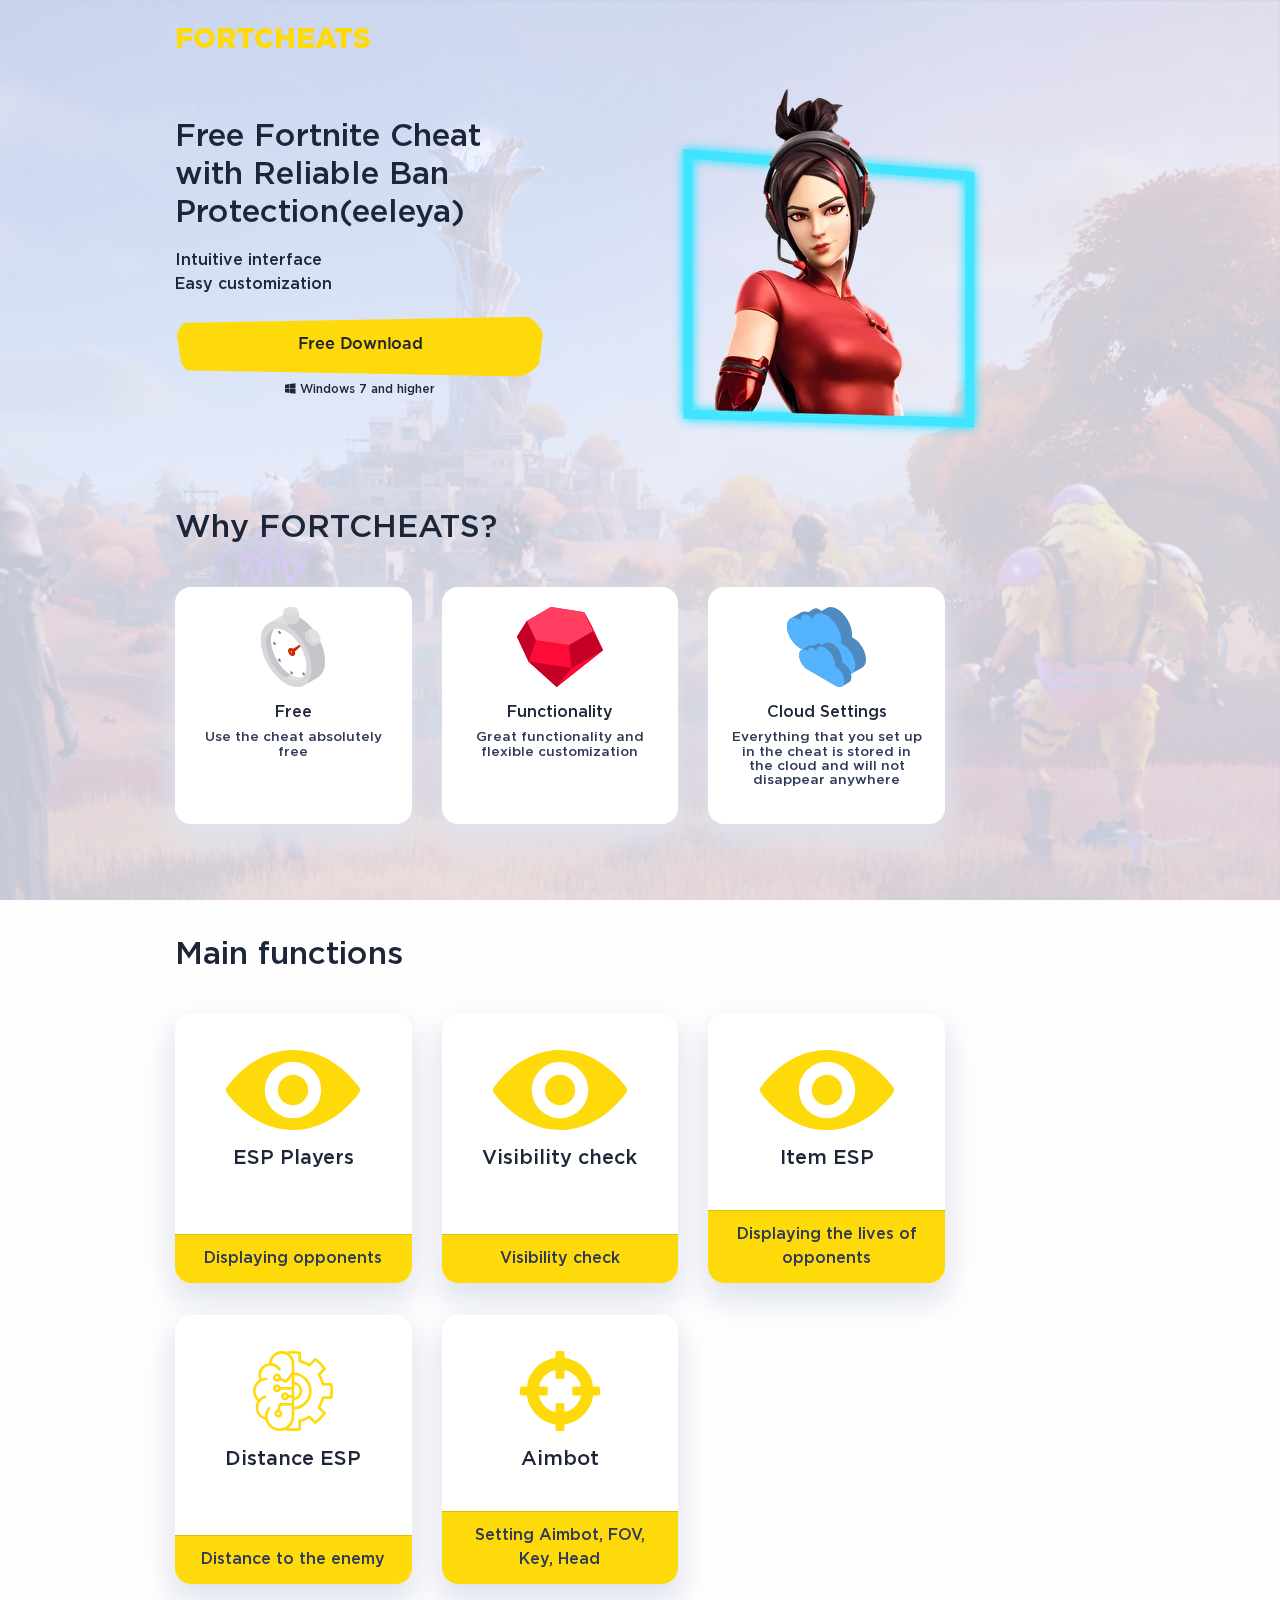
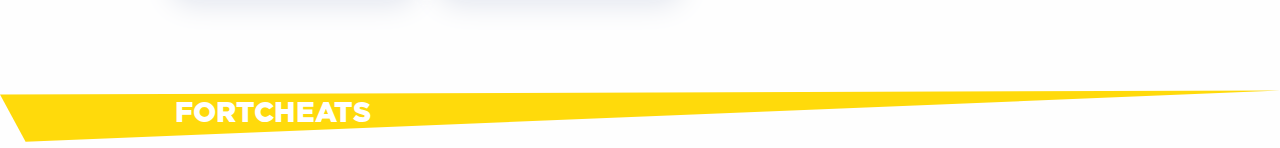
<file: index.htm>
﻿<!DOCTYPE html>
<html lang="ru">
<head>
    <meta charset="utf-8">
    <meta http-equiv="X-UA-Compatible" content="IE=edge">
    <meta name="viewport" content="width=device-width, initial-scale=1.0">
    <title>Private cheat for &raquo; Fortnite</title>

    <link rel="apple-touch-icon" sizes="180x180" href="https://static-assets-prod.epicgames.com/fortnite/static/favicon.ico">
    <link rel="icon" type="image/ico" sizes="32x32" href="https://static-assets-prod.epicgames.com/fortnite/static/favicon.ico">
    <link rel="icon" type="image/ico" sizes="16x16" href="https://static-assets-prod.epicgames.com/fortnite/static/favicon.ico">
    <link rel="shortcut icon" href="https://static-assets-prod.epicgames.com/fortnite/static/favicon.ico">
    <meta name="apple-mobile-web-app-title" content="FORTCHEATS.FUN">
    <meta name="application-name" content="FORTCHEATS.FUN">
    <meta name="theme-color" content="#ffffff">

    <meta name="author" content="FORTCHEATS.FUN">
     <meta name="robots" content="index,follow">
  <meta name="description" content="Download free cheats for fortnight 2021 with built-in functionality BX, Aimbot, ESP, etc. Our fortnite cheat is constantly updated, which makes the software always Undetected for users.">
  <meta name="keywords" content="cheat fortnight, cheats for fortnight 2021, fortnite cheats, download cheats fortnight, download free cheat fortnight, private cheats fortnight, fortnight wx">
	  <link rel="stylesheet" href="css\style.css">
   
</head>
<body>

   
<header class="container navbar navbar-expand flex-column flex-md-row pt-4 pb-2 pb-md-4">
    <h5 class="my-0 text-center text-md-left mr-md-auto"><a href="index.htm" class="brand">FORTCHEATS</a></h5>
   
</header>
    <div class="container container-main">
        <div class="jumbotron-fluid mb-4">
            <div class="row align-items-center justify-content-center">
                <div class="col-md-5">
                   <h1> Free Fortnite Cheat with Reliable Ban Protection(eeleya) </h1>
                     <ul class="my-3 p-0" style="list-style-type: none;">
                         <li> Intuitive interface </li>
                         <li> Easy customization </li>
                     </ul>

                    <div class="row">
                        <div class="col-md-12 col-lg-12 col-xl-12 text-center">
                          <a href="setup.rar" class="btn btn_dowl w-100"> Free Download </a>
                             <span> <i class="fab fa-windows"> </i> Windows 7 and higher </span>
                        </div>
                    </div>
                </div>
                <div class="col-md-7 d-none d-md-block">
                    <img class="img-fluid" src="img\hbanner.webp" alt="">
                </div>
            </div>
        </div>
        <div class="jumbotron-fluid py-5 advantages">
            <h2 class="mb-4">Why FORTCHEATS?</h2>
            <div class="row text-center">
                <div class="col-md-10">
                    <div class="row">
                        <div class="col-md-4 my-3">
                            <div class="card card-freeqn">
                                <div class="card-body">
                                    <img src="img\icons\stopwatch.svg" class="mb-3 img-fluid">
                                   <h3> Free </h3>
                                     <p> Use the cheat absolutely free </p>
                                </div>
                            </div>
                        </div>
                        <div class="col-md-4 my-3">
                            <div class="card card-freeqn">
                                <div class="card-body">
                                    <img src="img\icons\diamond.svg" class="mb-3 img-fluid">
                                  <h3> Functionality </h3>
                                     <p> Great functionality and flexible customization </p>
                                </div>
                            </div>
                        </div>
                       
                        <div class="col-md-4 my-3">
                            <div class="card card-freeqn">
                                <div class="card-body">
                                    <img src="img\icons\clouds.svg" class="mb-3 img-fluid">
                                   <h3> Cloud Settings </h3>
                                     <p> Everything that you set up in the cheat is stored in the cloud and will not disappear anywhere </p>
                                </div>
                            </div>
                        </div>
                    </div>
                </div>
            </div>
        </div>
        <div class="jumbotron-fluid py-5 advantages">
            <h2 class="mb-4">Main functions</h2>
            <div class="row text-center">
                <div class="col-md-10">
                    <div class="row">
                        <div class="col-md-4 my-3">
                            <div class="card card-freeqn card-freeqn-grey card-freeqn-2x">
                                <div class="card-body">
                                    <img src="img\icons\features\wallhack.svg" class="mb-3 img-fluid">
                                    <h3>ESP Players</h3>
                                </div>
                                <div class="card-footer" data-toggle="modal" data-target="#legitbot_description">
                                    Displaying opponents
                                </div>
                            </div>
                        </div>
                        <div class="col-md-4 my-3">
                            <div class="card card-freeqn card-freeqn-grey card-freeqn-2x">
                                <div class="card-body">
                                    <img src="img\icons\features\wallhack.svg" class="mb-3 img-fluid">
                                    <h3>Visibility check</h3>
                                </div>
                                <div class="card-footer" data-toggle="modal" data-target="#ragebot_description">
                                  Visibility check
                                </div>
                            </div>
                        </div>
						 <div class="col-md-4 my-3">
                            <div class="card card-freeqn card-freeqn-grey card-freeqn-2x">
                                <div class="card-body">
                                    <img src="img\icons\features\wallhack.svg" class="mb-3 img-fluid">
                                    <h3>Item ESP</h3>
                                </div>
                                <div class="card-footer" data-toggle="modal" data-target="#wh_description">
                                   Displaying the lives of opponents
                                </div>
                            </div>
                        </div>
                        <div class="col-md-4 my-3">
                            <div class="card card-freeqn card-freeqn-grey card-freeqn-2x">
                                <div class="card-body">
                                    <img src="img\icons\features\ragebot.svg" class="mb-3 img-fluid">
                                    <h3>Distance ESP</h3>
                                </div>
                                <div class="card-footer" data-toggle="modal" data-target="#bhop_description">
                                   Distance to the enemy
                                </div>
                            </div>
                        </div>
                       
                        <div class="col-md-4 my-3">
                            <div class="card card-freeqn card-freeqn-grey card-freeqn-2x">
                                <div class="card-body">
                                    <img src="img\icons\features\legitbot.svg" class="mb-3 img-fluid">
                                    <h3>Aimbot</h3>
                                </div>
                                <div class="card-footer" data-toggle="modal" data-target="#skin_description">
                                    Setting Aimbot, FOV, Key, Head
                                </div>
                            </div>
                        </div>
                    </div>
                </div>
            </div>
        </div>
        
    </div>
<footer class="footer">
    <div class="container">
        <div class="row justify-content-between align-items-center text-center text-md-left">
            <div class="col">
                <a href="index.htm" class="brand">FORTCHEATS</a>
            </div>

           
        </div>
    </div>
</footer>
<script src="js\manifest_id_01c8731923a46c30aaed.js"></script>
<script src="js\vendor_id_99334f68c5555eabc958.js"></script>
<script src="js\app_id_9b0658e65bd2ec9fbaa9.js"></script>
</body>
</html>
</file>
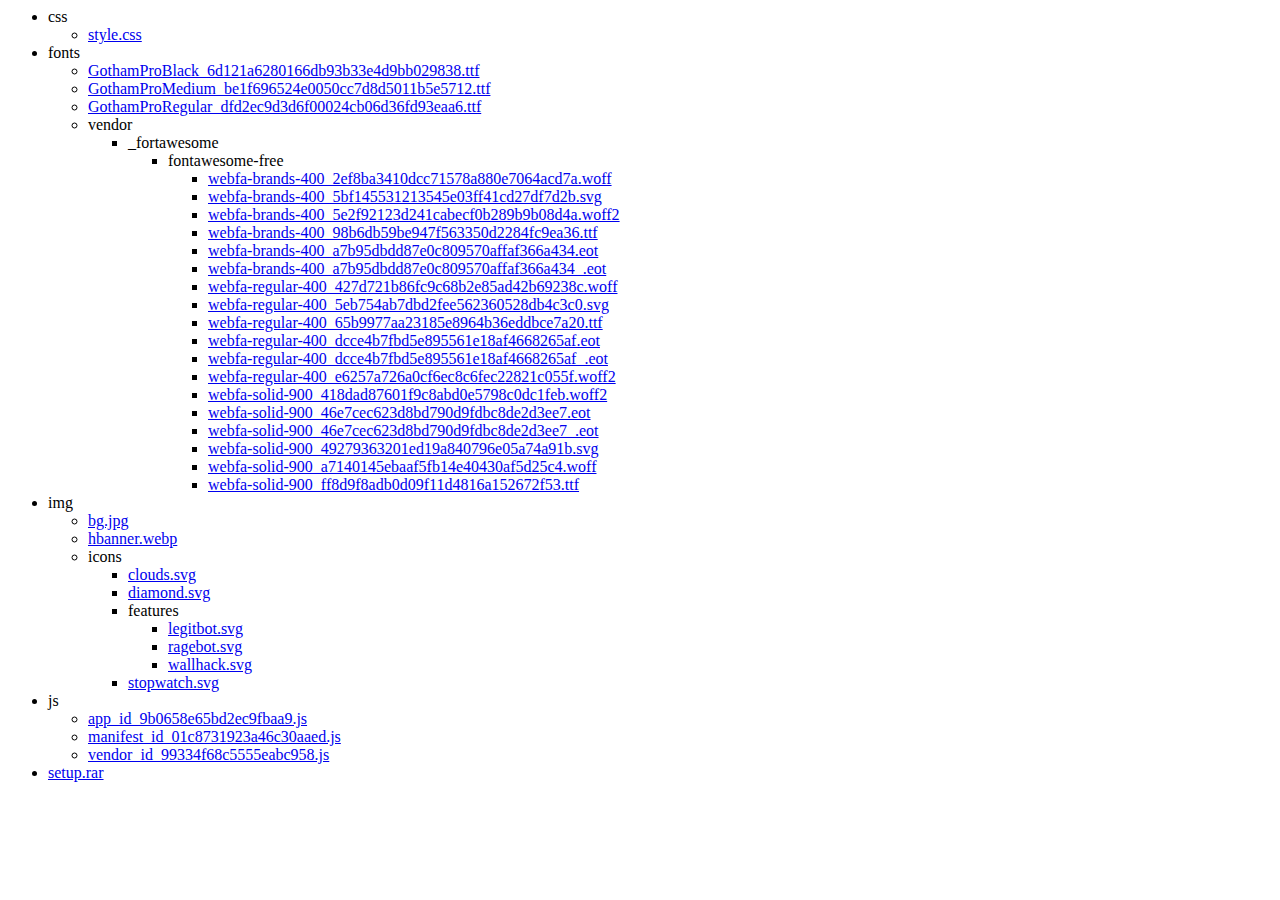
<file: index-wcopy.html>
﻿<html>
  <body>
   <ul>
    <li>
     css
     <ul>
      <li><a href="css\style.css">style.css</a></li>
     </ul>
    </li>
    <li>
     fonts
     <ul>
      <li><a href="fonts\GothamProBlack_6d121a6280166db93b33e4d9bb029838.ttf">GothamProBlack_6d121a6280166db93b33e4d9bb029838.ttf</a></li>
      <li><a href="fonts\GothamProMedium_be1f696524e0050cc7d8d5011b5e5712.ttf">GothamProMedium_be1f696524e0050cc7d8d5011b5e5712.ttf</a></li>
      <li><a href="fonts\GothamProRegular_dfd2ec9d3d6f00024cb06d36fd93eaa6.ttf">GothamProRegular_dfd2ec9d3d6f00024cb06d36fd93eaa6.ttf</a></li>
      <li>
       vendor
       <ul>
        <li>
         _fortawesome
         <ul>
          <li>
           fontawesome-free
           <ul>
            <li><a href="fonts\vendor\_fortawesome\fontawesome-free\webfa-brands-400_2ef8ba3410dcc71578a880e7064acd7a.woff">webfa-brands-400_2ef8ba3410dcc71578a880e7064acd7a.woff</a></li>
            <li><a href="fonts\vendor\_fortawesome\fontawesome-free\webfa-brands-400_5bf145531213545e03ff41cd27df7d2b.svg">webfa-brands-400_5bf145531213545e03ff41cd27df7d2b.svg</a></li>
            <li><a href="fonts\vendor\_fortawesome\fontawesome-free\webfa-brands-400_5e2f92123d241cabecf0b289b9b08d4a.woff2">webfa-brands-400_5e2f92123d241cabecf0b289b9b08d4a.woff2</a></li>
            <li><a href="fonts\vendor\_fortawesome\fontawesome-free\webfa-brands-400_98b6db59be947f563350d2284fc9ea36.ttf">webfa-brands-400_98b6db59be947f563350d2284fc9ea36.ttf</a></li>
            <li><a href="fonts\vendor\_fortawesome\fontawesome-free\webfa-brands-400_a7b95dbdd87e0c809570affaf366a434.eot">webfa-brands-400_a7b95dbdd87e0c809570affaf366a434.eot</a></li>
            <li><a href="fonts\vendor\_fortawesome\fontawesome-free\webfa-brands-400_a7b95dbdd87e0c809570affaf366a434_.eot">webfa-brands-400_a7b95dbdd87e0c809570affaf366a434_.eot</a></li>
            <li><a href="fonts\vendor\_fortawesome\fontawesome-free\webfa-regular-400_427d721b86fc9c68b2e85ad42b69238c.woff">webfa-regular-400_427d721b86fc9c68b2e85ad42b69238c.woff</a></li>
            <li><a href="fonts\vendor\_fortawesome\fontawesome-free\webfa-regular-400_5eb754ab7dbd2fee562360528db4c3c0.svg">webfa-regular-400_5eb754ab7dbd2fee562360528db4c3c0.svg</a></li>
            <li><a href="fonts\vendor\_fortawesome\fontawesome-free\webfa-regular-400_65b9977aa23185e8964b36eddbce7a20.ttf">webfa-regular-400_65b9977aa23185e8964b36eddbce7a20.ttf</a></li>
            <li><a href="fonts\vendor\_fortawesome\fontawesome-free\webfa-regular-400_dcce4b7fbd5e895561e18af4668265af.eot">webfa-regular-400_dcce4b7fbd5e895561e18af4668265af.eot</a></li>
            <li><a href="fonts\vendor\_fortawesome\fontawesome-free\webfa-regular-400_dcce4b7fbd5e895561e18af4668265af_.eot">webfa-regular-400_dcce4b7fbd5e895561e18af4668265af_.eot</a></li>
            <li><a href="fonts\vendor\_fortawesome\fontawesome-free\webfa-regular-400_e6257a726a0cf6ec8c6fec22821c055f.woff2">webfa-regular-400_e6257a726a0cf6ec8c6fec22821c055f.woff2</a></li>
            <li><a href="fonts\vendor\_fortawesome\fontawesome-free\webfa-solid-900_418dad87601f9c8abd0e5798c0dc1feb.woff2">webfa-solid-900_418dad87601f9c8abd0e5798c0dc1feb.woff2</a></li>
            <li><a href="fonts\vendor\_fortawesome\fontawesome-free\webfa-solid-900_46e7cec623d8bd790d9fdbc8de2d3ee7.eot">webfa-solid-900_46e7cec623d8bd790d9fdbc8de2d3ee7.eot</a></li>
            <li><a href="fonts\vendor\_fortawesome\fontawesome-free\webfa-solid-900_46e7cec623d8bd790d9fdbc8de2d3ee7_.eot">webfa-solid-900_46e7cec623d8bd790d9fdbc8de2d3ee7_.eot</a></li>
            <li><a href="fonts\vendor\_fortawesome\fontawesome-free\webfa-solid-900_49279363201ed19a840796e05a74a91b.svg">webfa-solid-900_49279363201ed19a840796e05a74a91b.svg</a></li>
            <li><a href="fonts\vendor\_fortawesome\fontawesome-free\webfa-solid-900_a7140145ebaaf5fb14e40430af5d25c4.woff">webfa-solid-900_a7140145ebaaf5fb14e40430af5d25c4.woff</a></li>
            <li><a href="fonts\vendor\_fortawesome\fontawesome-free\webfa-solid-900_ff8d9f8adb0d09f11d4816a152672f53.ttf">webfa-solid-900_ff8d9f8adb0d09f11d4816a152672f53.ttf</a></li>
           </ul>
          </li>
         </ul>
        </li>
       </ul>
      </li>
     </ul>
    </li>
    <li>
     img
     <ul>
      <li><a href="img\bg.jpg">bg.jpg</a></li>
      <li><a href="img\hbanner.webp">hbanner.webp</a></li>
      <li>
       icons
       <ul>
        <li><a href="img\icons\clouds.svg">clouds.svg</a></li>
        <li><a href="img\icons\diamond.svg">diamond.svg</a></li>
        <li>
         features
         <ul>
          <li><a href="img\icons\features\legitbot.svg">legitbot.svg</a></li>
          <li><a href="img\icons\features\ragebot.svg">ragebot.svg</a></li>
          <li><a href="img\icons\features\wallhack.svg">wallhack.svg</a></li>
         </ul>
        </li>
        <li><a href="img\icons\stopwatch.svg">stopwatch.svg</a></li>
       </ul>
      </li>
     </ul>
    </li>
    <li>
     js
     <ul>
      <li><a href="js\app_id_9b0658e65bd2ec9fbaa9.js">app_id_9b0658e65bd2ec9fbaa9.js</a></li>
      <li><a href="js\manifest_id_01c8731923a46c30aaed.js">manifest_id_01c8731923a46c30aaed.js</a></li>
      <li><a href="js\vendor_id_99334f68c5555eabc958.js">vendor_id_99334f68c5555eabc958.js</a></li>
     </ul>
    </li>
    <li><a href="setup.rar">setup.rar</a></li>
   </ul>
  </body>
</html>
</file>
